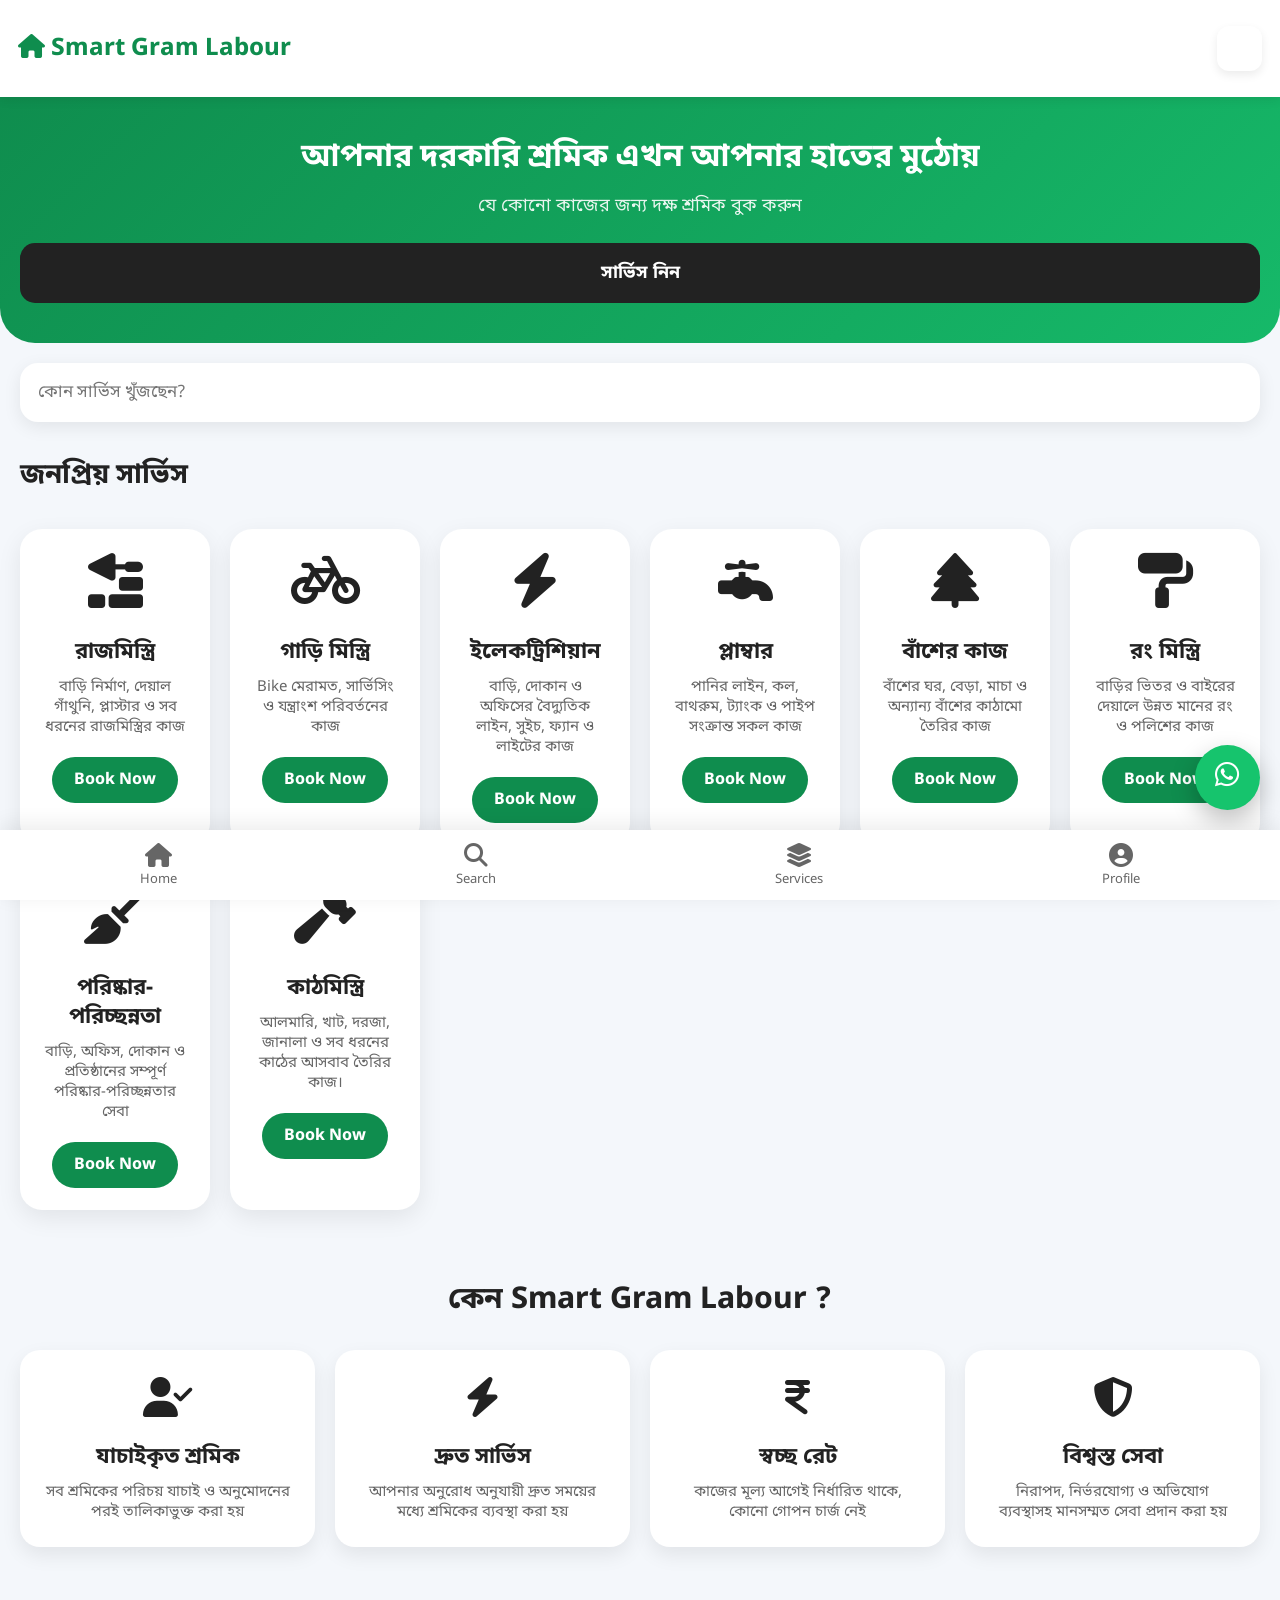
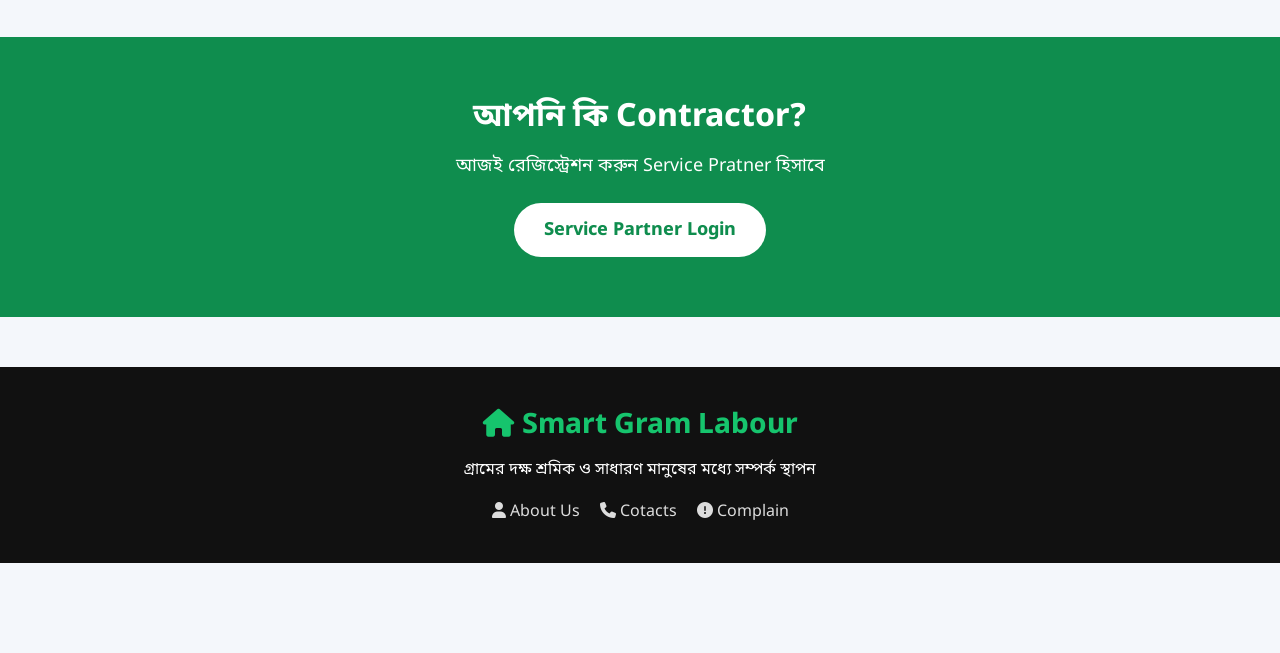
<file: index.html>
﻿
<!DOCTYPE html>
<html lang="bn">
<head>
<meta charset="UTF-8">
<meta name="viewport" content="width=device-width, initial-scale=1.0">
<title>Smart Gram Labour</title>

<link rel="preconnect" href="https://fonts.googleapis.com">
<link rel="preconnect" href="https://fonts.gstatic.com" crossorigin>
<link href="https://fonts.googleapis.com/css2?family=Noto+Sans+Bengali:wght@300;400;500;700&display=swap" rel="stylesheet">
<link rel="stylesheet" href="https://cdnjs.cloudflare.com/ajax/libs/font-awesome/6.7.2/css/all.min.css">
<link rel="stylesheet" href="style.css">
</head>

<body>

<header class="topbar">

<div class="logo">
<i class="fa-solid fa-house"></i>  Smart Gram Labour
</div>

<div class="menu">

<button class="menu-btn">
<i class="fa-solid fa-bars"></i>
</button>

</div>

</header>

<section class="hero">

<h1>
আপনার দরকারি শ্রমিক এখন আপনার হাতের মুঠোয়
</h1>

<p>

যে কোনো কাজের জন্য দক্ষ শ্রমিক বুক করুন

</p>

<button onclick="location.href='request.html'" class="requestBtn">
সার্ভিস নিন
</button>

</section>

<section class="searchArea">

<input id="searchBox"
type="text"
placeholder="কোন সার্ভিস খুঁজছেন?">

</section>

<section class="serviceTitle">

<h2>

জনপ্রিয় সার্ভিস

</h2>

</section>

<section class="services">

<div class="card">

<div class="icon">

<i class="fa-solid fa-trowel-bricks"></i>

</div>

<h3>
রাজমিস্ত্রি

</h3>

<p>

বাড়ি নির্মাণ, দেয়াল গাঁথুনি, প্লাস্টার ও সব ধরনের রাজমিস্ত্রির কাজ

</p>

<button onclick="location.href='service.html?service=mason'">
Book Now
</button>

</div>


<div class="card">

<div class="icon">

<i class="fa-solid fa-bicycle"></i>

</div>

<h3>

গাড়ি মিস্ত্রি

</h3>

<p>

Bike মেরামত, সার্ভিসিং ও যন্ত্রাংশ পরিবর্তনের কাজ

</p>

<button onclick="location.href='service.html?service=bike'">
Book Now
</button>

</div>


<div class="card">

<div class="icon">
<i class="fa-solid fa-bolt"></i>

</div>

<h3>

ইলেকট্রিশিয়ান

</h3>

<p>
বাড়ি, দোকান ও অফিসের বৈদ্যুতিক লাইন, সুইচ, ফ্যান ও লাইটের কাজ

</p>

<button onclick="location.href='service.html?service=electric'">
Book Now
</button>

</div>


<div class="card">

<div class="icon">

<i class="fa-solid fa-faucet"></i>

</div>

<h3>
প্লাম্বার

</h3>

<p>

পানির লাইন, কল, বাথরুম, ট্যাংক ও পাইপ সংক্রান্ত সকল কাজ

</p>

<button onclick="location.href='service.html?service=plumber'">
Book Now
</button>

</div>


<div class="card">

<div class="icon">

<i class="fa-solid fa-tree"></i></i>
</div>

<h3>

বাঁশের কাজ

</h3>

<p>

বাঁশের ঘর, বেড়া, মাচা ও অন্যান্য বাঁশের কাঠামো তৈরির কাজ

</p>

<button onclick="location.href='service.html?service=bamboo'">
Book Now
</button>

</div>


<div class="card">

<div class="icon">
<i class="fa-solid fa-paint-roller"></i>

</div>

<h3>
রং মিস্ত্রি

</h3>

<p>
বাড়ির ভিতর ও বাইরের দেয়ালে উন্নত মানের রং ও পলিশের কাজ

</p>

<button onclick="location.href='service.html?service=painter'">
Book Now
</button>

</div>
<div class="card">

<div class="icon">

<i class="fa-solid fa-broom"></i>

</div>

<h3>

পরিষ্কার-পরিচ্ছন্নতা

</h3>

<p>

বাড়ি, অফিস, দোকান ও প্রতিষ্ঠানের সম্পূর্ণ পরিষ্কার-পরিচ্ছন্নতার সেবা

</p>

<button onclick="location.href='service.html?service=cleaning'">
Book Now
</button>

</div>


<div class="card">

<div class="icon">

<i class="fa-solid fa-hammer"></i>

</div>

<h3>

কাঠমিস্ত্রি

</h3>

<p>

আলমারি, খাট, দরজা, জানালা ও সব ধরনের কাঠের আসবাব তৈরির কাজ।

</p>

<button onclick="location.href='service.html?service=carpenter'">
Book Now
</button>

</div>

</section>


<section class="featureSection">

<h2>
 কেন Smart Gram Labour ?
</h2>

<div class="featureBox">

<div class="feature">

<i class="fa-solid fa-user-check"></i>

<h3>
যাচাইকৃত শ্রমিক

</h3>

<p>

সব শ্রমিকের পরিচয় যাচাই ও অনুমোদনের পরই তালিকাভুক্ত করা হয়

</p>

</div>


<div class="feature">
<i class="fa-solid fa-bolt"></i>
<h3>
দ্রুত সার্ভিস

</h3>

<p>

আপনার অনুরোধ অনুযায়ী দ্রুত সময়ের মধ্যে শ্রমিকের ব্যবস্থা করা হয়

</p>

</div>


<div class="feature">

<i class="fa-solid fa-indian-rupee-sign"></i>
<h3>
স্বচ্ছ রেট

</h3>

<p>
কাজের মূল্য আগেই নির্ধারিত থাকে, কোনো গোপন চার্জ নেই

</p>

</div>


<div class="feature">

<i class="fa-solid fa-shield-halved"></i>
<h3>
বিশ্বস্ত সেবা

</h3>

<p>
নিরাপদ, নির্ভরযোগ্য ও অভিযোগ ব্যবস্থাসহ মানসম্মত সেবা প্রদান করা হয়

</p>

</div>

</div>

</section>


<section class="workerJoin">

<h2>

আপনি কি Contractor?

</h2>

<p>

আজই রেজিস্ট্রেশন করুন Service Pratner হিসাবে

</p>

<button class="joinBtn"
onclick="location.href='contractor.html'">
Service Partner Login
</button>

</section>


<footer>

<div class="footerLogo">

<i class="fa-solid fa-house"></i> Smart Gram Labour

</div>

<p>

গ্রামের দক্ষ শ্রমিক ও সাধারণ মানুষের মধ্যে সম্পর্ক স্থাপন
</p>

<div class="footerLinks">

<a href="#">

<i class="fa-solid fa-user"></i> About Us
</a>

<a href="#">

<i class="fa-solid fa-phone"></i> Cotacts

</a>

<a href="#">

<i class="fa-solid fa-circle-exclamation"></i> Complain

</a>

</div>

</footer>


<div class="bottomNav">

<div class="navItem" onclick="window.location.href='index.html'">

<i class="fa-solid fa-house"></i>

<span>

Home

</span>

</div>


<div class="navItem"
onclick="document.getElementById('searchBox').scrollIntoView({behavior:'smooth'});document.getElementById('searchBox').focus();">
<i class="fa-solid fa-magnifying-glass"></i>

<span>

Search

</span>

</div>


<div class="navItem" onclick="window.location.href='allservice.html'">

<i class="fa-solid fa-layer-group"></i>

<span>

Services

</span>

</div>


<div class="navItem" onclick="window.location.href='contractor.html'">

<i class="fa-solid fa-circle-user"></i>

<span>

Profile

</span>

</div>

</div>


<button class="floatingBtn">

<i class="fa-brands fa-whatsapp"></i>

</button>

<script src="script.js"></script>

</body>

</html>
</file>
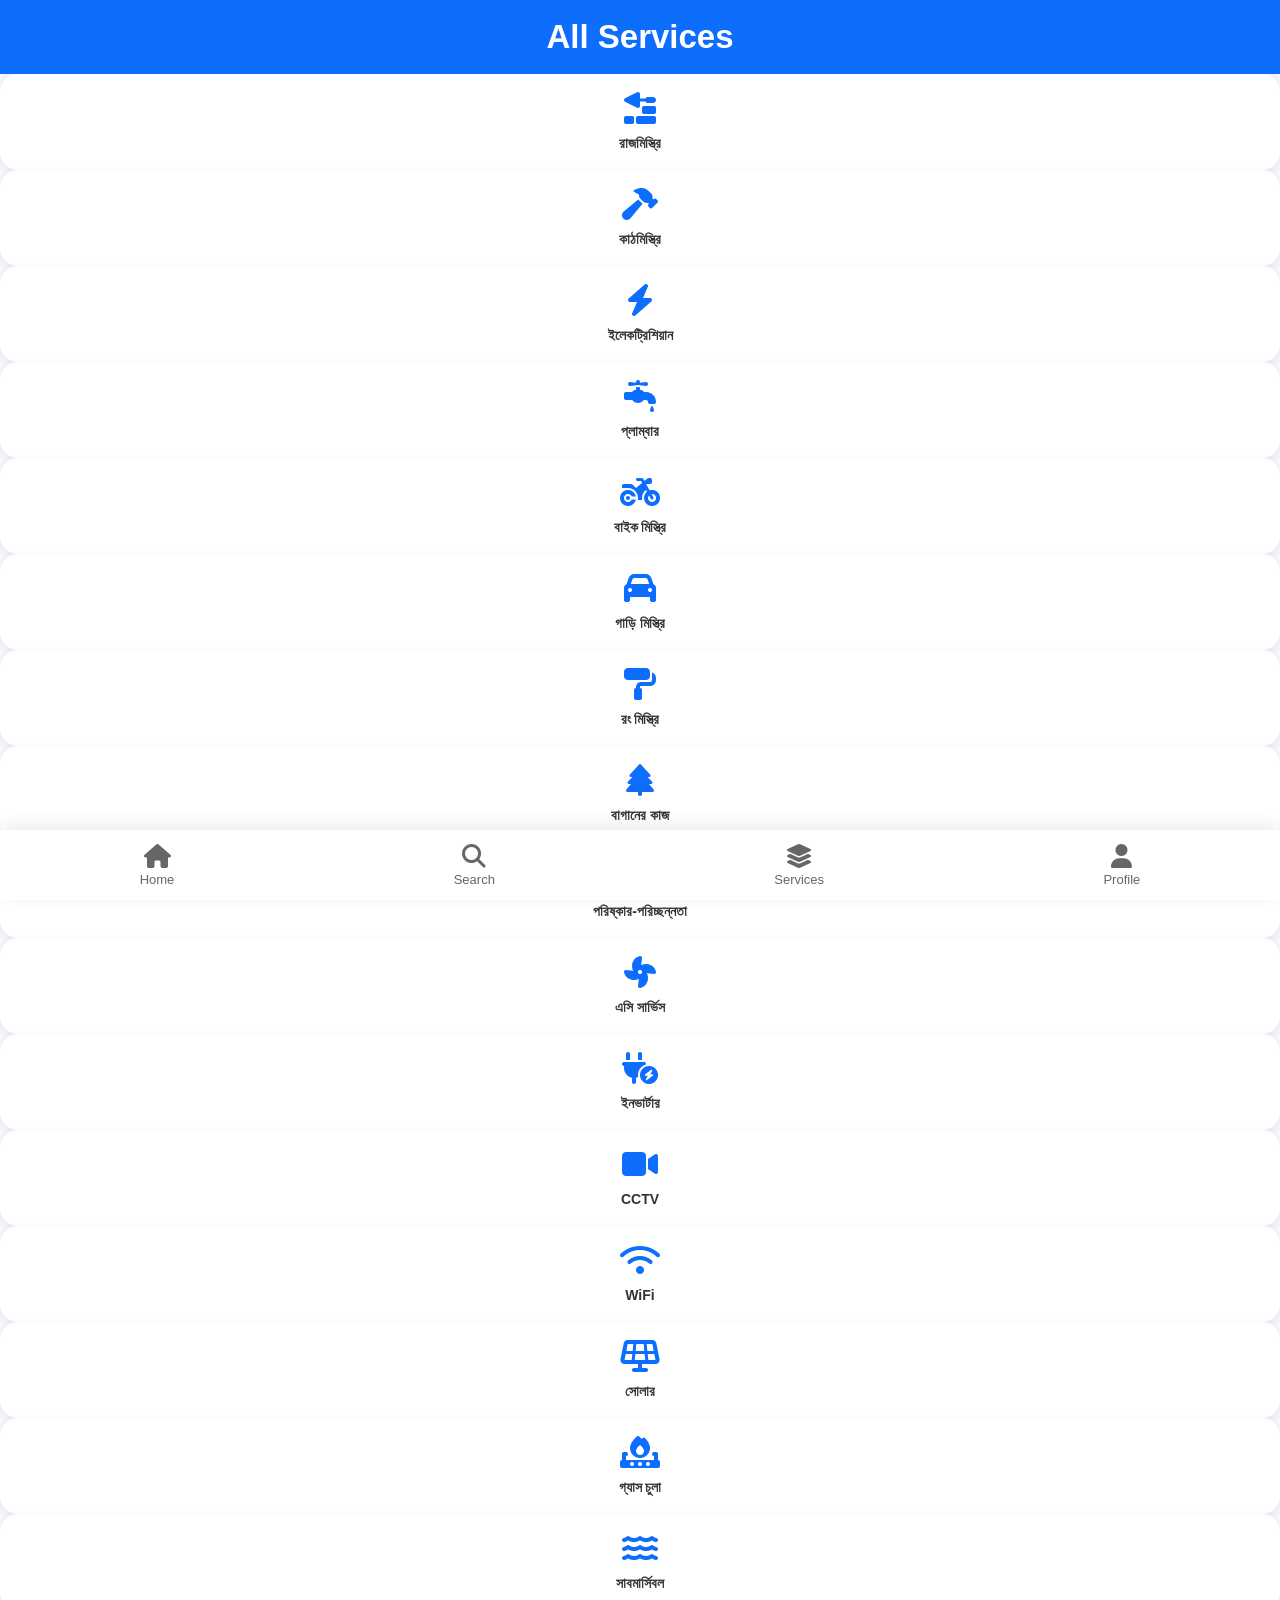
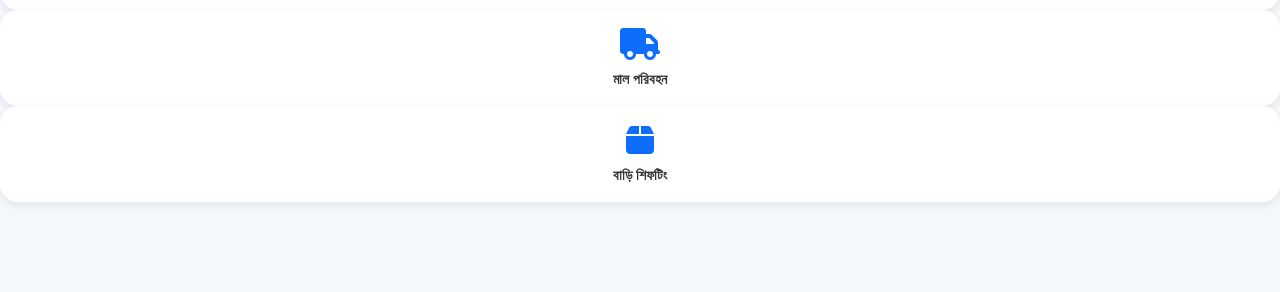
<file: allservice.html>
<!DOCTYPE html>
<html lang="bn">
<head>
<meta charset="UTF-8">
<meta name="viewport" content="width=device-width, initial-scale=1.0">
<title>All Services</title>

<link rel="stylesheet" href="style.css">
<link rel="stylesheet" href="https://cdnjs.cloudflare.com/ajax/libs/font-awesome/6.5.2/css/all.min.css">
</head>

<body>

<div class="header">
    <h2>All Services</h2>
</div>
<div class"serviceGrid">
<div class="serviceCard" onclick="location.href='service.html?service=mason'">
<i class="fa-solid fa-trowel-bricks"></i>
<span>রাজমিস্ত্রি</span>
</div>

<div class="serviceCard" onclick="location.href='service.html?service=carpenter'">
<i class="fa-solid fa-hammer"></i>
<span>কাঠমিস্ত্রি</span>
</div>

<div class="serviceCard" onclick="location.href='service.html?service=electric'">
<i class="fa-solid fa-bolt"></i>
<span>ইলেকট্রিশিয়ান</span>
</div>

<div class="serviceCard" onclick="location.href='service.html?service=plumber'">
<i class="fa-solid fa-faucet-drip"></i>
<span>প্লাম্বার</span>
</div>

<div class="serviceCard" onclick="location.href='service.html?service=bike'">
<i class="fa-solid fa-motorcycle"></i>
<span>বাইক মিস্ত্রি</span>
</div>

<div class="serviceCard" onclick="location.href='service.html?service=bike'">
<i class="fa-solid fa-car"></i>
<span>গাড়ি মিস্ত্রি</span>
</div>

<div class="serviceCard" onclick="location.href='service.html?service=painter'">
<i class="fa-solid fa-paint-roller"></i>
<span>রং মিস্ত্রি</span>
</div>

<div class="serviceCard">
<i class="fa-solid fa-tree"></i>
<span>বাগানের কাজ</span>
</div>

<div class="serviceCard">
<i class="fa-solid fa-soap"></i>
<span>পরিষ্কার-পরিচ্ছন্নতা</span>
</div>

<div class="serviceCard">
<i class="fa-solid fa-fan"></i>
<span>এসি সার্ভিস</span>
</div>

<div class="serviceCard">
<i class="fa-solid fa-plug-circle-bolt"></i>
<span>ইনভার্টার</span>
</div>

<div class="serviceCard">
<i class="fa-solid fa-video"></i>
<span>CCTV</span>
</div>

<div class="serviceCard">
<i class="fa-solid fa-wifi"></i>
<span>WiFi</span>
</div>

<div class="serviceCard">
<i class="fa-solid fa-solar-panel"></i>
<span>সোলার</span>
</div>

<div class="serviceCard">
<i class="fa-solid fa-fire-burner"></i>
<span>গ্যাস চুলা</span>
</div>

<div class="serviceCard">
<i class="fa-solid fa-water"></i>
<span>সাবমার্সিবল</span>
</div>

<div class="serviceCard">
<i class="fa-solid fa-truck"></i>
<span>মাল পরিবহন</span>
</div>

<div class="serviceCard">
<i class="fa-solid fa-box"></i>
<span>বাড়ি শিফটিং</span>
</div>
</div>
<div class="bottomNav">

<div class="navItem" onclick="location.href='index.html'">
<i class="fa-solid fa-house"></i>
<span>Home</span>
</div>

<div class="navItem">
<i class="fa-solid fa-magnifying-glass"></i>
<span>Search</span>
</div>

<div class="navItem active">
<i class="fa-solid fa-layer-group"></i>
<span>Services</span>
</div>

<div class="navItem" onclick="location.href='login.html'">
<i class="fa-solid fa-user"></i>
<span>Profile</span>
</div>

</div>

<script src="script.js"></script>

</body>
</html>
</file>
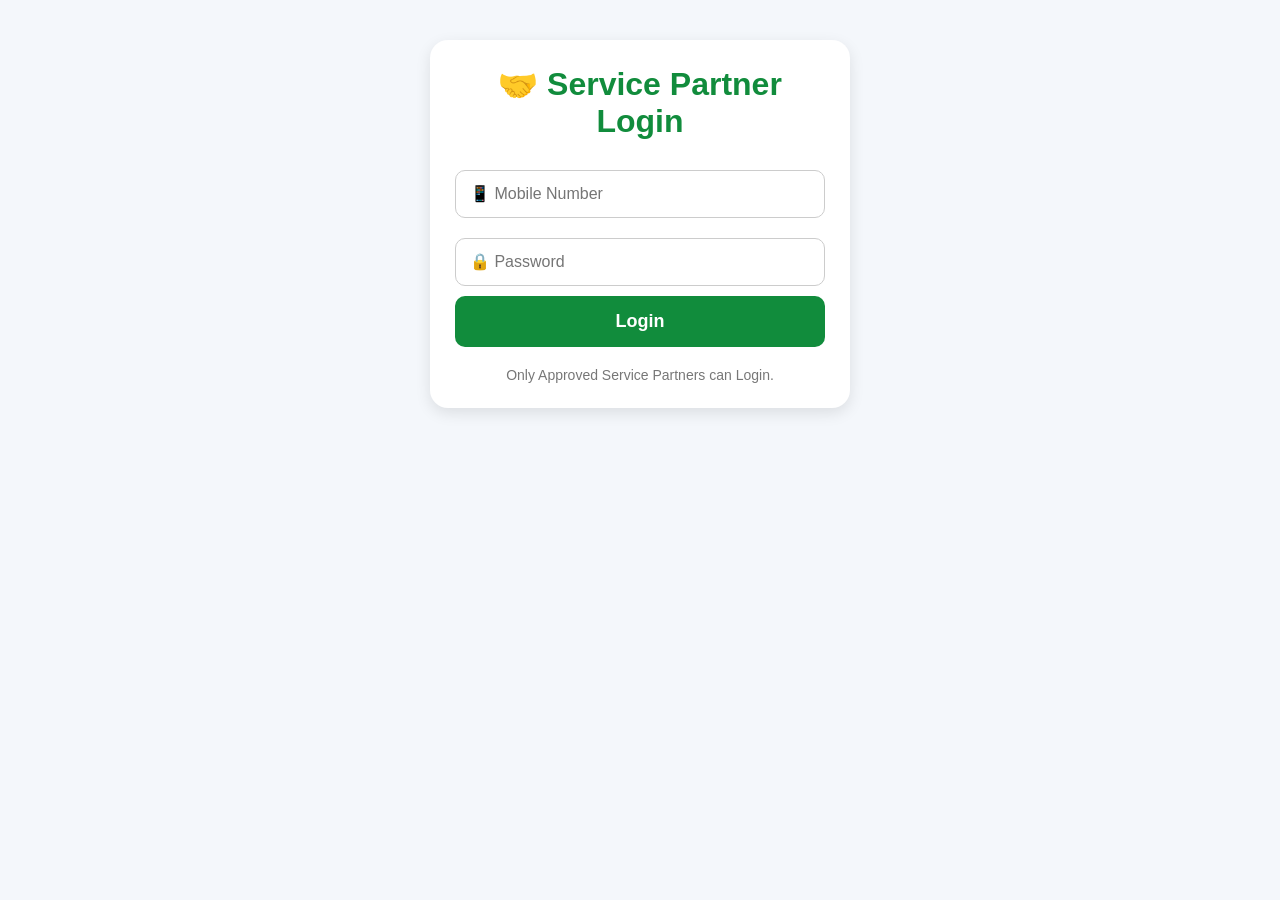
<file: contractor.html>
﻿<!DOCTYPE html>
<html lang="en">

<head>

<meta charset="UTF-8">

<meta name="viewport" content="width=device-width, initial-scale=1.0">

<title>Service Partner Login</title>

<link rel="stylesheet" href="style.css">

<link rel="stylesheet" href="https://cdnjs.cloudflare.com/ajax/libs/font-awesome/6.5.2/css/all.min.css">

</head>

<body>

<div class="loginContainer">

<h1>🤝 Service Partner Login</h1>

<input type="tel" placeholder="📱 Mobile Number">

<input type="password" placeholder="🔒 Password">

<button class="loginBtn">
Login
</button>

<p class="loginNote">
Only Approved Service Partners can Login.
</p>

</div>

</body>

</html>
</file>
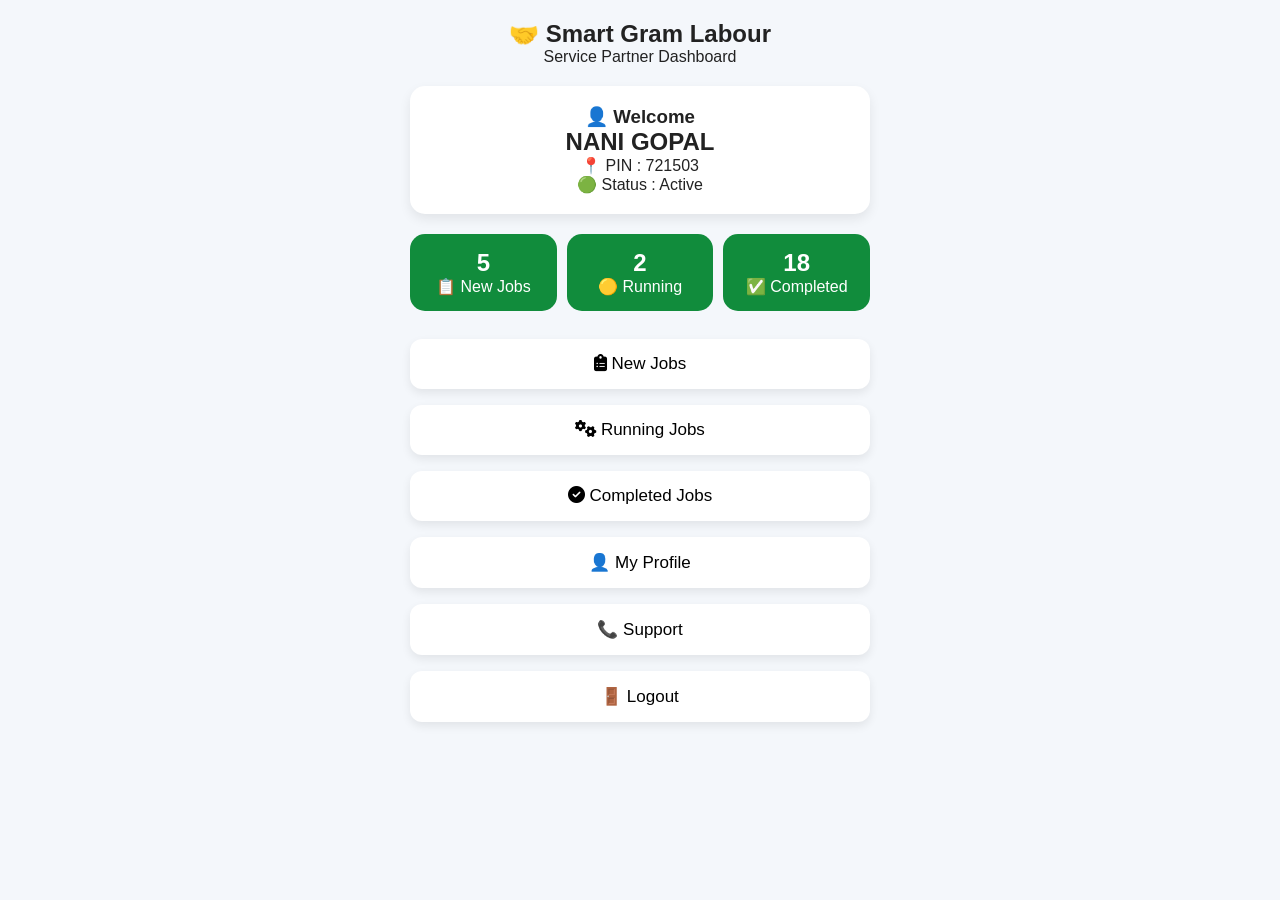
<file: dashboard.html>
﻿<!DOCTYPE html>
<html lang="en">
<head>

<meta charset="UTF-8">
<meta name="viewport" content="width=device-width, initial-scale=1.0">

<title>Partner Dashboard</title>

<link rel="stylesheet" href="style.css">
<link rel="stylesheet"
href="https://cdnjs.cloudflare.com/ajax/libs/font-awesome/6.5.2/css/all.min.css">

</head>

<body>

<div class="dashboard">

<div class="topBar">

<h2>🤝 Smart Gram Labour</h2>

<p>Service Partner Dashboard</p>

</div>

<div class="partnerCard">

<h3>👤 Welcome</h3>

<h2>NANI GOPAL</h2>

<p>📍 PIN : 721503</p>

<p>🟢 Status : Active</p>

</div>

<div class="summary">

<div class="box">

<h2>5</h2>

<p>📋 New Jobs</p>

</div>

<div class="box">

<h2>2</h2>

<p>🟡 Running</p>

</div>

<div class="box">

<h2>18</h2>

<p>✅ Completed</p>

</div>

</div>

<div class="menu">
<button onclick="location.href='jobs.html?tab=new'">
    <i class="fa-solid fa-clipboard-list"></i>
    New Jobs
</button>

<button onclick="location.href='jobs.html?tab=running'">
    <i class="fa-solid fa-gears"></i>
    Running Jobs
</button>

<button onclick="location.href='jobs.html?tab=completed'">
    <i class="fa-solid fa-circle-check"></i>
    Completed Jobs
</button>

<button>

👤 My Profile

</button>

<button>

📞 Support

</button>

<button>

🚪 Logout

</button>

</div>

</div>

</body>

</html>
</file>
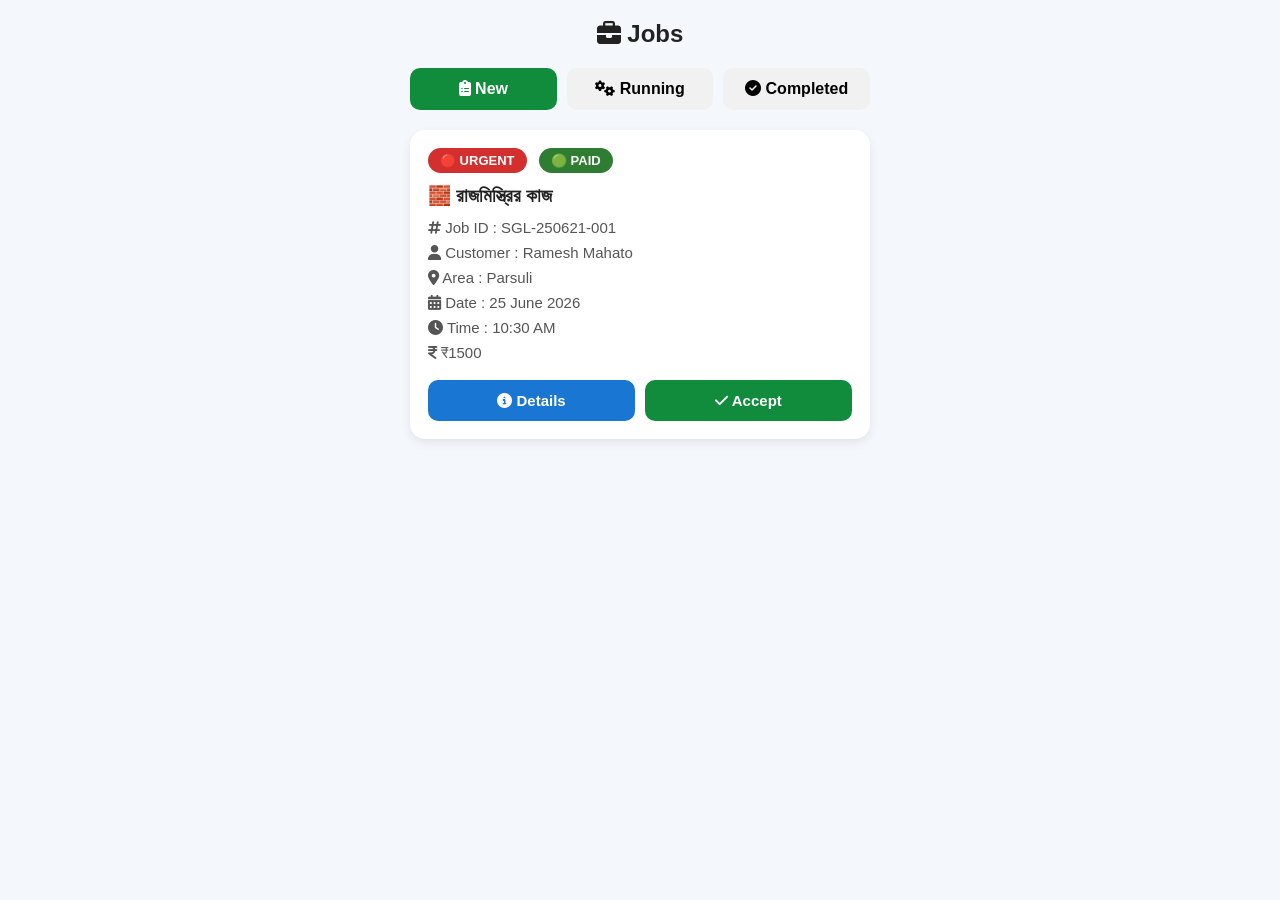
<file: jobs.html>
﻿<!DOCTYPE html>
<html lang="bn">

<head>

<meta charset="UTF-8">

<meta name="viewport" content="width=device-width, initial-scale=1.0">

<title>Jobs</title>

<link rel="stylesheet" href="style.css">

<link rel="stylesheet"
href="https://cdnjs.cloudflare.com/ajax/libs/font-awesome/6.5.2/css/all.min.css">

</head>

<body>

<div class="dashboard">

<div class="topBar">

<h2><i class="fa-solid fa-briefcase"></i> Jobs</h2>

</div>
<div class="tabs">

<button class="active" onclick="showTab('new')">
<i class="fa-solid fa-clipboard-list"></i>
New
</button>

<button onclick="showTab('running')">
<i class="fa-solid fa-gears"></i>
Running
</button>

<button onclick="showTab('completed')">
<i class="fa-solid fa-circle-check"></i>
Completed
</button>
</div>

<div id="jobList">

<div class="jobCard">

<div class="jobBadges">

<span class="urgent">🔴 URGENT</span>

<span class="paid">🟢 PAID</span>

</div>

<h3>🧱 রাজমিস্ত্রির কাজ</h3>

<p><i class="fa-solid fa-hashtag"></i> Job ID : SGL-250621-001</p>

<p><i class="fa-solid fa-user"></i> Customer : Ramesh Mahato</p>

<p><i class="fa-solid fa-location-dot"></i> Area : Parsuli</p>

<p><i class="fa-solid fa-calendar-days"></i> Date : 25 June 2026</p>

<p><i class="fa-solid fa-clock"></i> Time : 10:30 AM</p>

<p><i class="fa-solid fa-indian-rupee-sign"></i> ₹1500</p>

<div class="jobButtons">

<button class="detailsBtn">
<i class="fa-solid fa-circle-info"></i>
Details
</button>

<button class="acceptBtn">
<i class="fa-solid fa-check"></i>
Accept
</button>

</div>

</div>

</div>

</div>

</body>

</html>
</file>
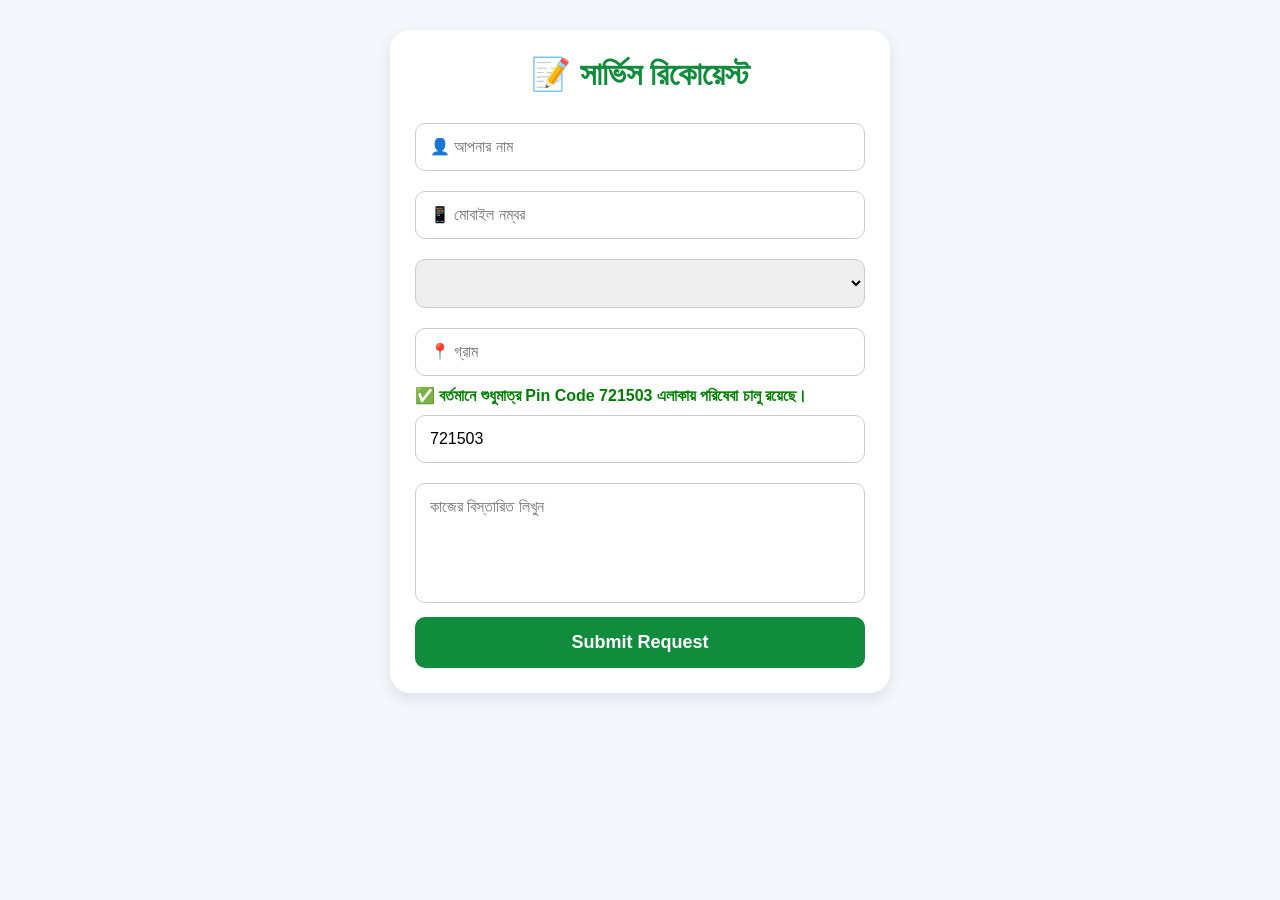
<file: request.html>
﻿<!DOCTYPE html>
<html lang="bn">
<head>

<meta charset="UTF-8">

<meta name="viewport" content="width=device-width, initial-scale=1.0">

<title>Request Service</title>

<link rel="stylesheet" href="style.css">

<link rel="stylesheet" href="https://cdnjs.cloudflare.com/ajax/libs/font-awesome/6.5.2/css/all.min.css">

</head>

<body>

<div class="request-container">

<h1>📝 সার্ভিস রিকোয়েস্ট</h1>

<input type="text" placeholder="👤 আপনার নাম">

<input
id="mobile"
type="tel"
placeholder="📱 মোবাইল নম্বর"
pattern="[6-9][0-9]{9}"
maxlength="10"
required>

<select id="service">

<option value=" ">সার্ভিস নির্বাচন করুন</option>

<option value="mason">রাজমিস্ত্রি</option>

<option value="bike">গাড়ি মিস্ত্রি</option>

<option value="electric">ইলেকট্রিশিয়ান</option>

<option value="plumber">প্লাম্বার</option>

<option value="carpenter">কাঠমিস্ত্রি</option>

<option value="painter">রংমিস্ত্রি</option>

<option value="bamboo">বাঁশের কাজ</option>

<option value="cleaning">পরিষ্কার-পরিচ্ছন্নতা</option>

</select>

<input type="text" placeholder="📍 গ্রাম">
<p style="color:green;font-weight:bold;">
✅ বর্তমানে শুধুমাত্র Pin Code 721503 এলাকায় পরিষেবা চালু রয়েছে।
</p>
<input type="text" value="721503" readonly>

<textarea placeholder="কাজের বিস্তারিত লিখুন"></textarea>

<button class="submitBtn" onclick="submitRequest()">
    Submit Request
</button>

</div>
<script src="script.js"></script>
</body>

</html>
</file>
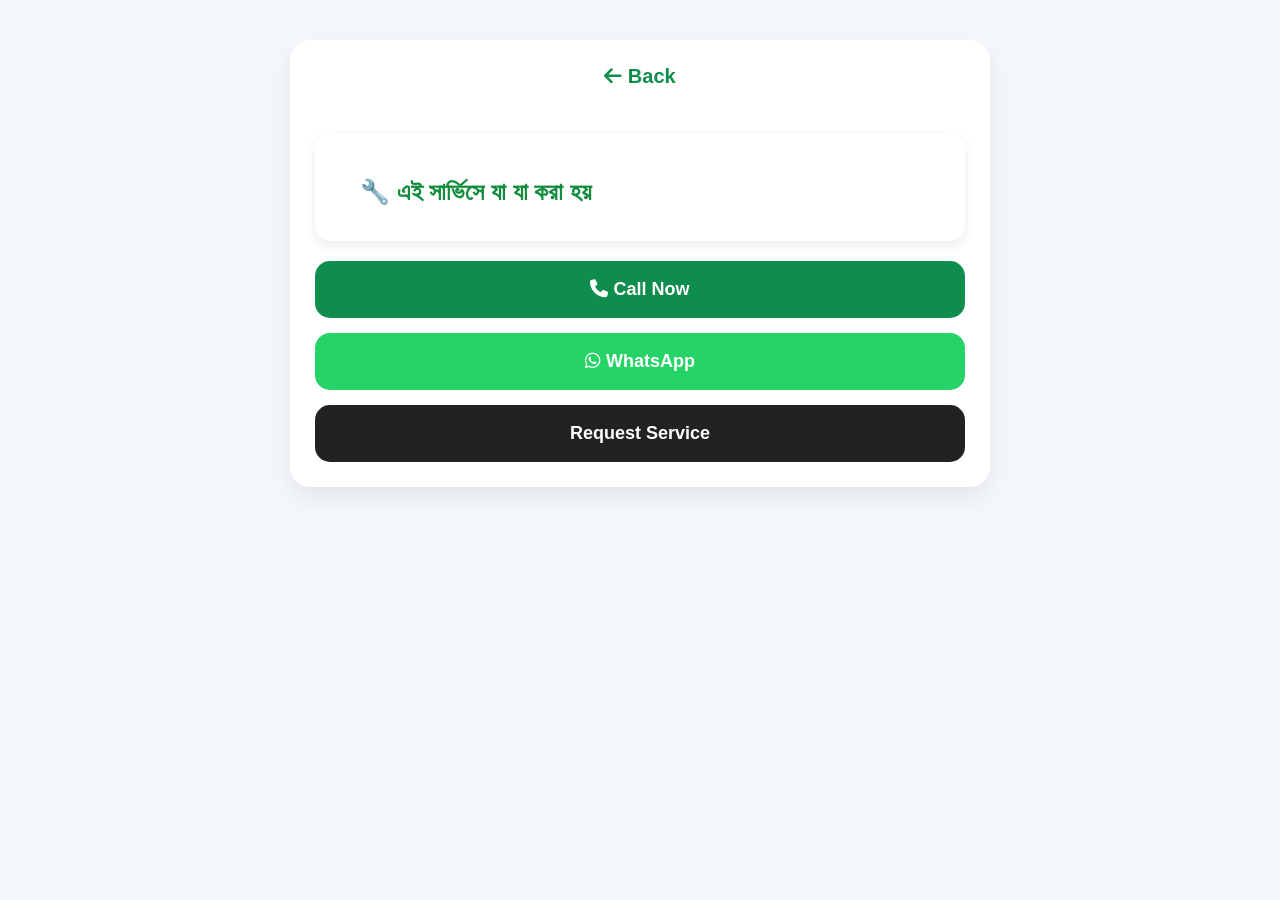
<file: service.html>
﻿<!DOCTYPE html>
<html lang="bn">

<head>

<meta charset="UTF-8">

<meta name="viewport" content="width=device-width, initial-scale=1.0">

<title>Service Details</title>

<link rel="stylesheet" href="style.css">

<link rel="stylesheet"
href="https://cdnjs.cloudflare.com/ajax/libs/font-awesome/6.7.2/css/all.min.css">

</head>

<body>

<div class="service-page">

<a href="index.html" class="back-btn">
<i class="fa-solid fa-arrow-left"></i> Back
</a>

<div class="service-icon">
<i id="serviceIcon"></i>
</div>

<h1 id="serviceName"></h1>

<p id="serviceDescription"></p>

<h2 id="serviceRate"></h2>
<div class="serviceBox">

<h2>🔧 এই সার্ভিসে যা যা করা হয়</h2>

<ul id="workList"></ul>

</div>

<button class="callBtn">
<i class="fa-solid fa-phone"></i>
Call Now
</button>

<button class="whatsappBtn">
<i class="fa-brands fa-whatsapp"></i>
WhatsApp
</button>
<button class="requestBtn" onclick="openRequest()">
    Request Service
</button>
</div>

<script src="script.js"></script>

</body>

</html>
</file>
<file: style.css>
﻿/* ===========================
   Smart Gram Labour
   style.css
=========================== */

*{
margin:0;
padding:0;
box-sizing:border-box;
font-family:'Noto Sans Bengali',sans-serif;
}

body{
background:#f4f7fb;
color:#222;
}

a{
text-decoration:none;
color:inherit;
}

button{
cursor:pointer;
border:none;
outline:none;
}

/* ======================
HEADER
====================== */

.topbar{

position:sticky;
top:0;

background:#ffffff;

display:flex;

justify-content:space-between;

align-items:center;

padding:18px;

box-shadow:0 3px 10px rgba(0,0,0,.08);

z-index:999;

}

.logo{

font-size:24px;

font-weight:700;

color:#0f8d4e;

}

.menu-btn{

background:#0f8d4e;

color:white;

width:45px;

height:45px;

border-radius:12px;

font-size:22px;

}

/* ======================
HERO
====================== */

.hero{

padding:40px 20px;

text-align:center;

background:linear-gradient(135deg,#0f8d4e,#16b969);

color:white;

border-bottom-left-radius:35px;

border-bottom-right-radius:35px;

}

.hero h1{

font-size:32px;

margin-bottom:15px;

}

.hero p{

font-size:18px;

opacity:.9;

margin-bottom:25px;

}

.requestBtn{

background:white;

color:#0f8d4e;

padding:15px 30px;

font-size:18px;

border-radius:50px;

font-weight:bold;

transition:.3s;

}

.requestBtn:hover{

transform:scale(1.05);

}

/* ======================
SEARCH
====================== */

.searchArea{

padding:20px;

}

.searchArea input{

width:100%;

padding:18px;

border-radius:18px;

border:none;

box-shadow:0 5px 18px rgba(0,0,0,.08);

font-size:17px;

}

/* ======================
TITLE
====================== */

.serviceTitle{

padding:15px 20px;

}

.serviceTitle h2{

font-size:28px;

color:#222;

}

/* ======================
SERVICE GRID
====================== */

.services{

display:grid;

grid-template-columns:repeat(auto-fit,minmax(170px,1fr));

gap:20px;

padding:20px;

}
/* ======================
SERVICE CARD
====================== */

.card{

background:#ffffff;

border-radius:22px;

padding:22px;

text-align:center;

box-shadow:0 8px 25px rgba(0,0,0,.08);

transition:.35s;

cursor:pointer;

}

.card:hover{

transform:translateY(-8px);

box-shadow:0 15px 35px rgba(0,0,0,.15);

}

.icon{

font-size:55px;

margin-bottom:15px;

}

.card h3{

font-size:22px;

margin-bottom:10px;

}

.card p{

font-size:15px;

color:#666;

margin-bottom:20px;

}

.card button{

background:#0f8d4e;

color:white;

padding:12px 22px;

border-radius:30px;

font-size:16px;

font-weight:bold;

transition:.3s;

}

.card button:hover{

background:#0b6d3b;

}


/* ======================
FEATURE SECTION
====================== */

.featureSection{

padding:50px 20px;

}

.featureSection h2{

text-align:center;

font-size:30px;

margin-bottom:30px;

}

.featureBox{

display:grid;

grid-template-columns:repeat(auto-fit,minmax(220px,1fr));

gap:20px;

}

.feature{

background:white;

padding:25px;

border-radius:20px;

text-align:center;

box-shadow:0 8px 20px rgba(0,0,0,.08);

font-size:40px;

}

.feature h3{

margin-top:15px;

font-size:22px;

}

.feature p{

margin-top:10px;

font-size:15px;

color:#666;

}


/* ======================
JOIN SECTION
====================== */

.workerJoin{

padding:60px 20px;

text-align:center;

background:#0f8d4e;

color:white;

margin-top:40px;

}

.workerJoin h2{

font-size:32px;

margin-bottom:15px;

}

.workerJoin p{

font-size:18px;

margin-bottom:25px;

}

.joinBtn{

background:white;

color:#0f8d4e;

padding:15px 30px;

border-radius:40px;

font-size:18px;

font-weight:bold;

}
/* ======================
FOOTER
====================== */

footer{
background:#111;
color:white;
padding:40px 20px;
text-align:center;
margin-top:50px;
}

.footerLogo{
font-size:28px;
font-weight:bold;
margin-bottom:15px;
color:#16c46d;
}

.footerLinks{
display:flex;
justify-content:center;
flex-wrap:wrap;
gap:20px;
margin-top:20px;
}

.footerLinks a{
color:#ddd;
font-size:16px;
transition:.3s;
}

.footerLinks a:hover{
color:#16c46d;
}

/* ======================
BOTTOM NAVIGATION
====================== */

.bottomNav{
position:fixed;
bottom:0;
left:0;
width:100%;
height:70px;
background:#ffffff;
display:flex;
justify-content:space-around;
align-items:center;
box-shadow:0 -5px 20px rgba(0,0,0,.08);
z-index:999;
}

.navItem{
display:flex;
flex-direction:column;
align-items:center;
font-size:24px;
color:#666;
cursor:pointer;
transition:.3s;
}

.navItem span{
font-size:13px;
margin-top:4px;
}

.navItem:hover{
color:#0f8d4e;
}

/* ======================
FLOATING BUTTON
====================== */

.floatingBtn{
position:fixed;
right:20px;
bottom:90px;
width:65px;
height:65px;
border-radius:50%;
background:#16c46d;
color:white;
font-size:28px;
box-shadow:0 10px 25px rgba(0,0,0,.25);
transition:.3s;
}

.floatingBtn:hover{
transform:scale(1.1);
}

/* ======================
SCROLLBAR
====================== */

::-webkit-scrollbar{
width:8px;
}

::-webkit-scrollbar-thumb{
background:#16c46d;
border-radius:20px;
}

::-webkit-scrollbar-track{
background:#f2f2f2;
}

/* ======================
ANIMATION
====================== */

.card,
.feature,
.requestBtn,
.joinBtn{
animation:fadeUp .7s ease;
}

@keyframes fadeUp{

0%{
opacity:0;
transform:translateY(25px);
}

100%{
opacity:1;
transform:translateY(0);
}

}

/* ======================
RESPONSIVE
====================== */

@media(max-width:768px){

.hero h1{
font-size:26px;
}

.hero p{
font-size:16px;
}

.logo{
font-size:20px;
}

.serviceTitle h2{
font-size:24px;
}

.card{
padding:18px;
}

.icon{
font-size:45px;
}

.feature h3{
font-size:20px;
}

.bottomNav{
height:65px;
}

.navItem{
font-size:20px;
}

}

/* Bottom Nav ???? ?? ??????? ???? */
body{
padding-bottom:90px;
}
.service-page{

max-width:700px;

margin:40px auto;

padding:25px;

background:white;

border-radius:20px;

box-shadow:0 10px 25px rgba(0,0,0,.08);

text-align:center;

}

.service-icon{

font-size:90px;

color:#0f8d4e;

margin:20px;

}

.service-page h1{

font-size:35px;

margin:20px;

}

.service-page p{

font-size:18px;

line-height:30px;

color:#555;

}

.service-page h2{

margin:25px;

color:#0f8d4e;

}

.back-btn{

text-decoration:none;

font-size:20px;

font-weight:bold;

color:#0f8d4e;

display:inline-block;

margin-bottom:20px;

}

.callBtn,
.whatsappBtn,
.requestBtn{

display:block;

width:100%;

padding:18px;

margin-top:15px;

border:none;

border-radius:15px;

font-size:18px;

font-weight:bold;

cursor:pointer;

}

.callBtn{

background:#0f8d4e;

color:white;

}

.whatsappBtn{

background:#25D366;

color:white;

}

.requestBtn{

background:#222;

color:white;

}
.status-badges{

margin:15px 0;

}

.badge{

display:inline-block;

padding:8px 18px;

border-radius:50px;

font-size:14px;

font-weight:bold;

margin:5px;

color:white;

}

.urgent{

background:#e53935;

}

.paid{

background:#16a34a;

}
.serviceBox{

background:#ffffff;

margin:20px 0;

padding:20px;

border-radius:15px;

box-shadow:0 4px 12px rgba(0,0,0,.08);

text-align:left;

}

.serviceBox h2{

color:#118c3c;

margin-bottom:15px;

}

.serviceBox ul{

padding-left:20px;

}

.serviceBox li{

margin:10px 0;

font-size:17px;

}
.request-container{

max-width:500px;

margin:30px auto;

background:#fff;

padding:25px;

border-radius:20px;

box-shadow:0 5px 15px rgba(0,0,0,.1);

}

.request-container h1{

text-align:center;

margin-bottom:20px;

color:#118c3c;

}

.request-container input,

.request-container select,

.request-container textarea{

width:100%;

padding:14px;

margin:10px 0;

border:1px solid #ccc;

border-radius:10px;

font-size:16px;

box-sizing:border-box;

}

.request-container textarea{

height:120px;

resize:none;

}

.submitBtn{

width:100%;

padding:15px;

background:#118c3c;

color:white;

border:none;

border-radius:10px;

font-size:18px;

font-weight:bold;

cursor:pointer;

}
.loginContainer{

max-width:420px;

margin:40px auto;

background:#fff;

padding:25px;

border-radius:18px;

box-shadow:0 5px 15px rgba(0,0,0,.1);

}

.loginContainer h1{

text-align:center;

color:#118c3c;

margin-bottom:20px;

}

.loginContainer input{

width:100%;

padding:14px;

margin:10px 0;

border:1px solid #ccc;

border-radius:10px;

font-size:16px;

box-sizing:border-box;

}

.loginBtn{

width:100%;

padding:15px;

background:#118c3c;

color:#fff;

border:none;

border-radius:10px;

font-size:18px;

font-weight:bold;

cursor:pointer;

}

.loginNote{

margin-top:20px;

text-align:center;

font-size:14px;

color:#777;

}
.dashboard{

max-width:500px;

margin:auto;

padding:20px;

}

.topBar{

text-align:center;

margin-bottom:20px;

}

.partnerCard{

background:#ffffff;

padding:20px;

border-radius:15px;

box-shadow:0 5px 12px rgba(0,0,0,.08);

text-align:center;

margin-bottom:20px;

}

.summary{

display:flex;

gap:10px;

margin-bottom:20px;

}

.box{

flex:1;

background:#118c3c;

color:#fff;

padding:15px;

border-radius:15px;

text-align:center;

}

.menu button{

width:100%;

padding:15px;

margin:8px 0;

border:none;

border-radius:12px;

background:#ffffff;

box-shadow:0 4px 10px rgba(0,0,0,.08);

font-size:17px;

cursor:pointer;

}
.tabs{
display:flex;
gap:10px;
margin:20px 0;
}

.tabs button{
flex:1;
padding:12px;
border:none;
border-radius:10px;
background:#f1f1f1;
font-size:16px;
font-weight:bold;
cursor:pointer;
}

.tabs .active{
background:#118c3c;
color:#fff;
}

.jobCard{
background:#fff;
border-radius:15px;
padding:18px;
margin-bottom:20px;
box-shadow:0 4px 10px rgba(0,0,0,.08);
}

.jobBadges{
margin-bottom:10px;
}

.jobBadges span{
display:inline-block;
padding:5px 12px;
border-radius:20px;
font-size:13px;
font-weight:bold;
margin-right:8px;
color:#fff;
}

.urgent{
background:#d32f2f;
}

.paid{
background:#2e7d32;
}

.jobCard h3{
margin:12px 0;
color:#222;
}

.jobCard p{
margin:8px 0;
font-size:15px;
color:#555;
}

.jobButtons{
display:flex;
gap:10px;
margin-top:18px;
}

.detailsBtn,
.acceptBtn{
flex:1;
padding:12px;
border:none;
border-radius:10px;
font-size:15px;
font-weight:bold;
cursor:pointer;
}

.detailsBtn{
background:#1976d2;
color:#fff;
}

.acceptBtn{
background:#118c3c;
color:#fff;
}
/* =========================
   ALL SERVICES PAGE
========================= */

.header{
    background:#0d6efd;
    color:#fff;
    padding:18px;
    text-align:center;
    font-size:22px;
    font-weight:bold;
    position:sticky;
    top:0;
    z-index:100;
}
.serviceGrid{
    display:grid;
    grid-template-columns:repeat(3,1fr);
    gap:15px;
    padding:15px;
    padding-bottom:90px;
}

.serviceCard{
    background:#fff;
    border-radius:18px;
    padding:18px 10px;
    text-align:center;
    cursor:pointer;
    box-shadow:0 3px 10px rgba(0,0,0,.08);
    transition:.2s;
}

.serviceCard:hover{
    transform:translateY(-3px);
}

.serviceCard i{
    font-size:32px;
    color:#0d6efd;
    margin-bottom:10px;
}

.serviceCard span{
    display:block;
    font-size:14px;
    font-weight:600;
    color:#333;
    line-height:18px;
}

@media(max-width:480px){

.serviceGrid{

grid-template-columns:repeat(3,1fr);

gap:10px;

}

.serviceCard{

padding:15px 8px;

}

.serviceCard i{

font-size:26px;

}

.serviceCard span{

font-size:12px;

}

}
</file>
